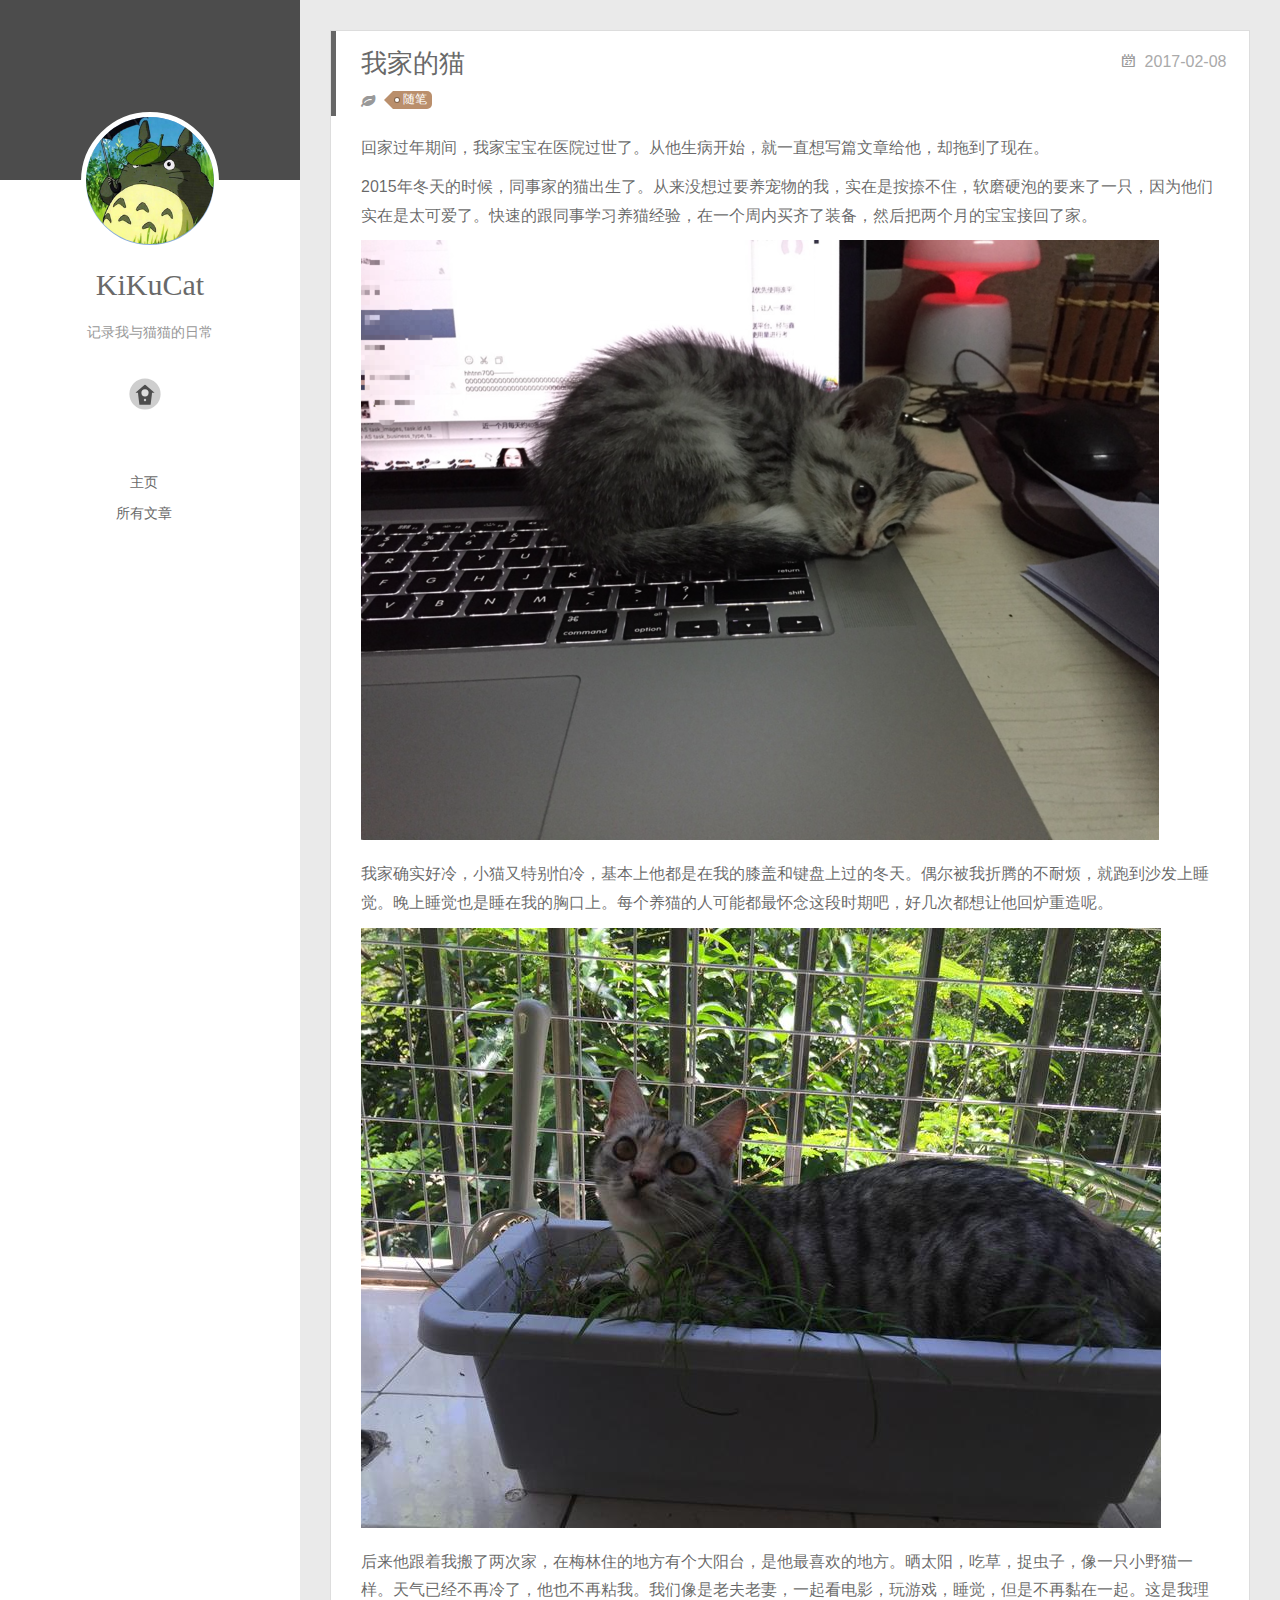
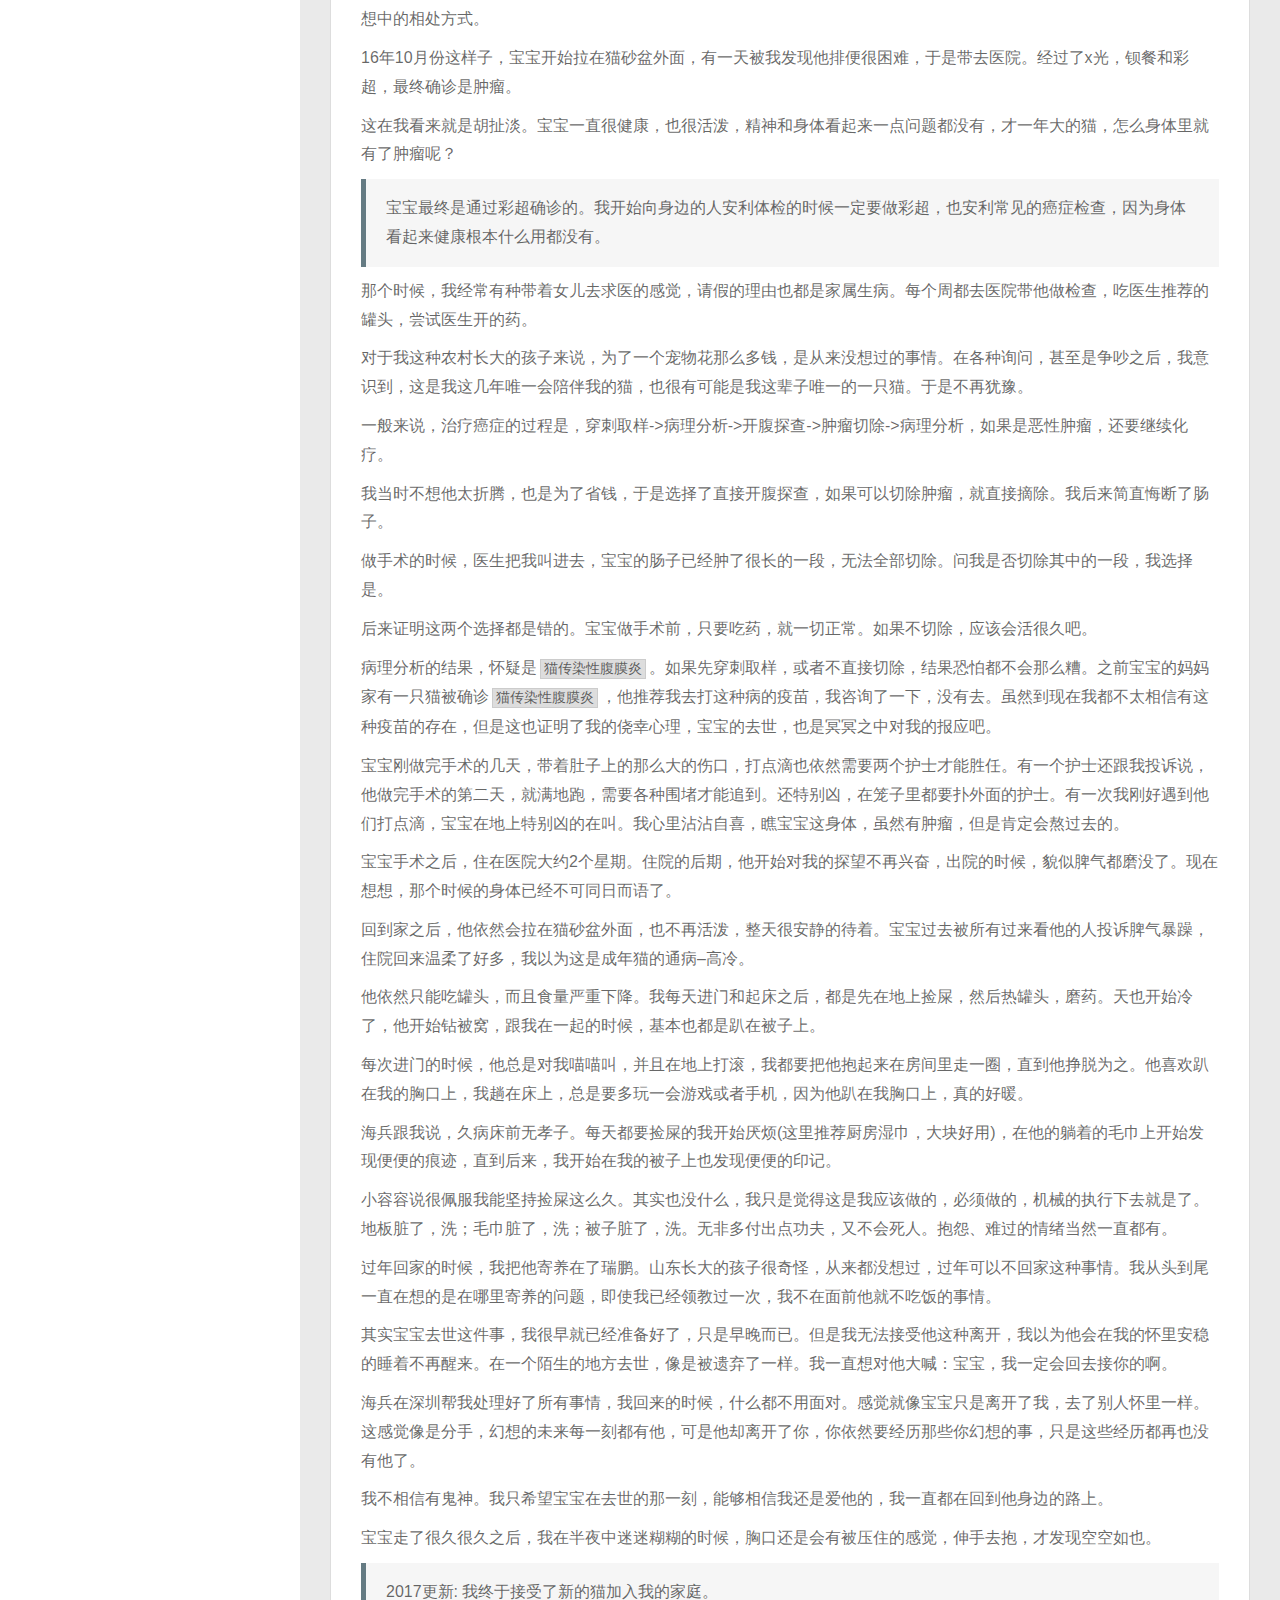
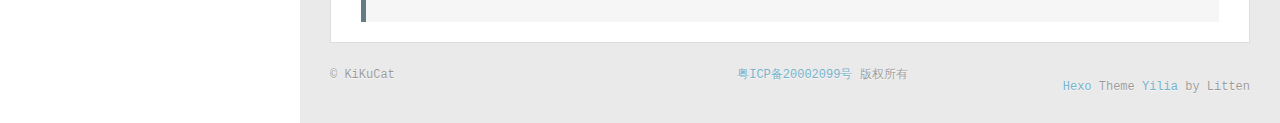
<file: index.html>
<!DOCTYPE html>
<html>
<head><meta name="generator" content="Hexo 3.8.0">
  <meta charset="utf-8">

  <title>我家的猫 | 个人生活</title>
  <meta name="viewport" content="width=device-width, initial-scale=1, maximum-scale=1">
  <meta name="description" content="回家过年期间，我家宝宝在医院过世了。从他生病开始，就一直想写篇文章给他，却拖到了现在。">
<meta name="keywords" content="随笔">
<meta property="og:type" content="article">
<meta property="og:title" content="我家的猫">
<meta property="og:url" content="">
<meta property="og:site_name" content="个人生活">
<meta property="og:description" content="回家过年期间，我家宝宝在医院过世了。从他生病开始，就一直想写篇文章给他，却拖到了现在。">
<meta property="og:locale" content="zh-CN">
<meta property="og:image" content="/img/WX20170208-212329.png">
<meta property="og:image" content="/img/IMG_3427.JPG">
<meta property="og:updated_time" content="2018-12-26T16:58:06.657Z">

    <link rel="alternative" href="" title="个人生活" type="application/atom+xml">


    <link rel="icon" href="/favicon.ico">

  <link rel="stylesheet" href="/css/style.css">
</head></html>
<body>
  <div id="container">
    <div class="left-col">
    <div class="overlay"></div>
<div class="intrude-less">
	<header id="header" class="inner">
		<a href="/" class="profilepic">

			<img lazy-src="/img/avatar.jpg" class="js-avatar">

		</a>

		<hgroup>
		  <h1 class="header-author"><a href="/">KiKuCat</a></h1>
		</hgroup>


		<p class="header-subtitle">记录我与猫猫的日常</p>



			<div class="switch-btn">
				<div class="icon">
					<div class="icon-ctn">
						<div class="icon-wrap icon-house" data-idx="0">
							<div class="birdhouse"></div>
							<div class="birdhouse_holes"></div>
						</div>
						<div class="icon-wrap icon-ribbon hide" data-idx="1">
							<div class="ribbon"></div>
						</div>


					</div>

				</div>
				<div class="tips-box hide">
					<div class="tips-arrow"></div>
					<ul class="tips-inner">
						<li>菜单</li>
						<li>标签</li>


					</ul>
				</div>
			</div>


		<div class="switch-area">
			<div class="switch-wrap">
				<section class="switch-part switch-part1">
					<nav class="header-menu">
						<ul>

							<li><a href="/">主页</a></li>

							<li><a href="/">所有文章</a></li>

						</ul>
					</nav>
				
				</section>


				<section class="switch-part switch-part2">
					<div class="widget tagcloud" id="js-tagcloud">
						<a href="/" style="font-size: 15px;">随笔</a>
					</div>
				</section>





			</div>
		</div>
	</header>
</div>
    </div>
    <div class="mid-col">
      <nav id="mobile-nav">
  	<div class="overlay">
  		<div class="slider-trigger"></div>
  		<h1 class="header-author js-mobile-header hide">KiKuCat</h1>
  	</div>
	<div class="intrude-less">
		<header id="header" class="inner">
			<div class="profilepic">
				<img lazy-src="/img/avatar.jpg" class="js-avatar">
			</div>
			<hgroup>
			  <h1 class="header-author">KiKuCat</h1>
			</hgroup>

			<p class="header-subtitle">一个KiKuCat个人生活记录</p>

			<nav class="header-menu">
				<ul>

					<li><a href="/">主页</a></li>

					<li><a href="/">所有文章</a></li>

		        <div class="clearfix"></div>
				</ul>
			</nav>
			
		</header>
	</div>
</nav>
      <div class="body-wrap"><article id="post-我家的猫" class="article article-type-post" itemscope="" itemprop="blogPost">

    <div class="article-meta">
      <a href="/" class="article-date">
  	<time datetime="2017-02-08T12:40:10.000Z" itemprop="datePublished">2017-02-08</time>
</a>
    </div>

  <div class="article-inner">

      <input type="hidden" class="isFancy">


      <header class="article-header">


    <h1 class="article-title" itemprop="name">
      我家的猫
    </h1>


      </header>

      <div class="article-info article-info-post">

	<div class="article-tag tagcloud">
		<ul class="article-tag-list"><li class="article-tag-list-item"><a class="article-tag-list-link" href="/">随笔</a></li></ul>
	</div>



        <div class="clearfix"></div>
      </div>


    <div class="article-entry" itemprop="articleBody">

        <p>回家过年期间，我家宝宝在医院过世了。从他生病开始，就一直想写篇文章给他，却拖到了现在。<a id="more"></a></p>
<p>2015年冬天的时候，同事家的猫出生了。从来没想过要养宠物的我，实在是按捺不住，软磨硬泡的要来了一只，因为他们实在是太可爱了。快速的跟同事学习养猫经验，在一个周内买齐了装备，然后把两个月的宝宝接回了家。</p>
<p><img src="/img/WX20170208-212329.png" alt="宝宝的照片" title="这只猫这么可爱"></p>
<p>我家确实好冷，小猫又特别怕冷，基本上他都是在我的膝盖和键盘上过的冬天。偶尔被我折腾的不耐烦，就跑到沙发上睡觉。晚上睡觉也是睡在我的胸口上。每个养猫的人可能都最怀念这段时期吧，好几次都想让他回炉重造呢。</p>
<p><img src="/img/IMG_3427.JPG" alt="宝宝的照片" title="这只猫这么可爱"></p>
<p>后来他跟着我搬了两次家，在梅林住的地方有个大阳台，是他最喜欢的地方。晒太阳，吃草，捉虫子，像一只小野猫一样。天气已经不再冷了，他也不再粘我。我们像是老夫老妻，一起看电影，玩游戏，睡觉，但是不再黏在一起。这是我理想中的相处方式。</p>
<p>16年10月份这样子，宝宝开始拉在猫砂盆外面，有一天被我发现他排便很困难，于是带去医院。经过了x光，钡餐和彩超，最终确诊是肿瘤。</p>
<p>这在我看来就是胡扯淡。宝宝一直很健康，也很活泼，精神和身体看起来一点问题都没有，才一年大的猫，怎么身体里就有了肿瘤呢？</p>
<blockquote>
<p>宝宝最终是通过彩超确诊的。我开始向身边的人安利体检的时候一定要做彩超，也安利常见的癌症检查，因为身体看起来健康根本什么用都没有。</p>
</blockquote>
<p>那个时候，我经常有种带着女儿去求医的感觉，请假的理由也都是家属生病。每个周都去医院带他做检查，吃医生推荐的罐头，尝试医生开的药。</p>
<p>对于我这种农村长大的孩子来说，为了一个宠物花那么多钱，是从来没想过的事情。在各种询问，甚至是争吵之后，我意识到，这是我这几年唯一会陪伴我的猫，也很有可能是我这辈子唯一的一只猫。于是不再犹豫。</p>
<p>一般来说，治疗癌症的过程是，穿刺取样-&gt;病理分析-&gt;开腹探查-&gt;肿瘤切除-&gt;病理分析，如果是恶性肿瘤，还要继续化疗。</p>
<p>我当时不想他太折腾，也是为了省钱，于是选择了直接开腹探查，如果可以切除肿瘤，就直接摘除。我后来简直悔断了肠子。</p>
<p>做手术的时候，医生把我叫进去，宝宝的肠子已经肿了很长的一段，无法全部切除。问我是否切除其中的一段，我选择是。</p>
<p>后来证明这两个选择都是错的。宝宝做手术前，只要吃药，就一切正常。如果不切除，应该会活很久吧。</p>
<p>病理分析的结果，怀疑是<code>猫传染性腹膜炎</code>。如果先穿刺取样，或者不直接切除，结果恐怕都不会那么糟。之前宝宝的妈妈家有一只猫被确诊<code>猫传染性腹膜炎</code>，他推荐我去打这种病的疫苗，我咨询了一下，没有去。虽然到现在我都不太相信有这种疫苗的存在，但是这也证明了我的侥幸心理，宝宝的去世，也是冥冥之中对我的报应吧。</p>
<p>宝宝刚做完手术的几天，带着肚子上的那么大的伤口，打点滴也依然需要两个护士才能胜任。有一个护士还跟我投诉说，他做完手术的第二天，就满地跑，需要各种围堵才能追到。还特别凶，在笼子里都要扑外面的护士。有一次我刚好遇到他们打点滴，宝宝在地上特别凶的在叫。我心里沾沾自喜，瞧宝宝这身体，虽然有肿瘤，但是肯定会熬过去的。</p>
<p>宝宝手术之后，住在医院大约2个星期。住院的后期，他开始对我的探望不再兴奋，出院的时候，貌似脾气都磨没了。现在想想，那个时候的身体已经不可同日而语了。</p>
<p>回到家之后，他依然会拉在猫砂盆外面，也不再活泼，整天很安静的待着。宝宝过去被所有过来看他的人投诉脾气暴躁，住院回来温柔了好多，我以为这是成年猫的通病–高冷。</p>
<p>他依然只能吃罐头，而且食量严重下降。我每天进门和起床之后，都是先在地上捡屎，然后热罐头，磨药。天也开始冷了，他开始钻被窝，跟我在一起的时候，基本也都是趴在被子上。</p>
<p>每次进门的时候，他总是对我喵喵叫，并且在地上打滚，我都要把他抱起来在房间里走一圈，直到他挣脱为之。他喜欢趴在我的胸口上，我趟在床上，总是要多玩一会游戏或者手机，因为他趴在我胸口上，真的好暖。</p>
<p>海兵跟我说，久病床前无孝子。每天都要捡屎的我开始厌烦(这里推荐厨房湿巾，大块好用)，在他的躺着的毛巾上开始发现便便的痕迹，直到后来，我开始在我的被子上也发现便便的印记。</p>
<p>小容容说很佩服我能坚持捡屎这么久。其实也没什么，我只是觉得这是我应该做的，必须做的，机械的执行下去就是了。地板脏了，洗；毛巾脏了，洗；被子脏了，洗。无非多付出点功夫，又不会死人。抱怨、难过的情绪当然一直都有。</p>
<p>过年回家的时候，我把他寄养在了瑞鹏。山东长大的孩子很奇怪，从来都没想过，过年可以不回家这种事情。我从头到尾一直在想的是在哪里寄养的问题，即使我已经领教过一次，我不在面前他就不吃饭的事情。</p>
<p>其实宝宝去世这件事，我很早就已经准备好了，只是早晚而已。但是我无法接受他这种离开，我以为他会在我的怀里安稳的睡着不再醒来。在一个陌生的地方去世，像是被遗弃了一样。我一直想对他大喊：宝宝，我一定会回去接你的啊。</p>
<p>海兵在深圳帮我处理好了所有事情，我回来的时候，什么都不用面对。感觉就像宝宝只是离开了我，去了别人怀里一样。这感觉像是分手，幻想的未来每一刻都有他，可是他却离开了你，你依然要经历那些你幻想的事，只是这些经历都再也没有他了。</p>
<p>我不相信有鬼神。我只希望宝宝在去世的那一刻，能够相信我还是爱他的，我一直都在回到他身边的路上。</p>
<p>宝宝走了很久很久之后，我在半夜中迷迷糊糊的时候，胸口还是会有被压住的感觉，伸手去抱，才发现空空如也。</p>
<blockquote>
<p>2017更新: 我终于接受了新的猫加入我的家庭。</p>
</blockquote>


    </div>

  </div>



</article>


</div>
      <footer id="footer">
  <div class="outer">
    <div id="footer-info">
    	<div class="footer-left">
    		&copy; KiKuCat
    	</div>
        <div class="footer-middle">
            <a href="http://beian.miit.gov.cn/" target="_blank" rel="nofollow noopener noreferrer">粤ICP备20002099号</a> 版权所有
        </div>
      	<div class="footer-right">
      		<a href="/" target="_blank">Hexo</a>  Theme <a href="/" target="_blank">Yilia</a> by Litten
      	</div>
    </div>
  </div>
</footer>
    </div>

  <link rel="stylesheet" href="/fancybox/jquery.fancybox.css">


<script>
	var yiliaConfig = {
		fancybox: true,
		mathjax: true,
		animate: true,
		isHome: false,
		isPost: true,
		isArchive: false,
		isTag: false,
		isCategory: false,
		open_in_new: false
	}
</script>
<script src="/js/require-2.1.6,jquery-1.9.1.min.js"></script>
<script src="/js/main.js"></script>






<script type="text/x-mathjax-config">
MathJax.Hub.Config({
    tex2jax: {
        inlineMath: [ ['$','$'], ["\\(","\\)"]  ],
        processEscapes: true,
        skipTags: ['script', 'noscript', 'style', 'textarea', 'pre', 'code']
    }
});
MathJax.Hub.Queue(function() {
    var all = MathJax.Hub.getAllJax(), i;
    for(i=0; i < all.length; i += 1) {
        all[i].SourceElement().parentNode.className += ' has-jax';
    }
});
</script>

<script type="text/javascript" src="/js/MathJax.js?config=TeX-AMS-MML_HTMLorMML">
</script>


  </div>
</body>
</html>
</file>
<file: css/style.css>
body {
  width: 100%;
}
body:before,
body:after {
  content: "";
  display: table;
}
body:after {
  clear: both;
}
@font-face {
  font-family: 'FontAwesome';
  src: url("fonts/fontawesome-webfont.eot");
  src: url("fonts/fontawesome-webfont.eot?#iefix") format("embedded-opentype"), url("fonts/fontawesome-webfont.woff") format("woff"), url("fonts/fontawesome-webfont.ttf") format("truetype"), url("fonts/fontawesome-webfont.svgz#FontAwesomeRegular") format("svg"), url("fonts/fontawesome-webfont.svg#FontAwesomeRegular") format("svg");
  font-weight: normal;
  font-style: normal;
}
html,
body,
div,
span,
applet,
object,
iframe,
h1,
h2,
h3,
h4,
h5,
h6,
p,
blockquote,
pre,
a,
abbr,
acronym,
address,
big,
cite,
code,
del,
dfn,
em,
img,
ins,
kbd,
q,
s,
samp,
small,
strike,
strong,
sub,
sup,
tt,
var,
dl,
dt,
dd,
ol,
ul,
li,
fieldset,
form,
label,
legend,
table,
caption,
tbody,
tfoot,
thead,
tr,
th,
td {
  margin: 0;
  padding: 0;
  border: 0;
  outline: 0;
  font-weight: inherit;
  font-style: inherit;
  font-family: inherit;
  font-size: 100%;
  vertical-align: baseline;
}
body {
  line-height: 1;
  color: #000;
  background: #fff;
}
ol,
ul {
  list-style: none;
}
table {
  border-collapse: separate;
  border-spacing: 0;
  vertical-align: middle;
}
caption,
th,
td {
  text-align: left;
  font-weight: normal;
  vertical-align: middle;
}
a img {
  border: none;
}
ol {
  list-style: decimal;
  padding-left: 20px;
}
ul {
  list-style: none;
}
input,
button {
  margin: 0;
  padding: 0;
}
input::-moz-focus-inner,
button::-moz-focus-inner {
  border: 0;
  padding: 0;
}
@font-face {
  font-family: FontAwesome;
  font-style: normal;
  font-weight: normal;
  src: url("fonts/fontawesome-webfont.eot?v=#4.0.3");
  src: url("fonts/fontawesome-webfont.eot?#iefix&v=#4.0.3") format("embedded-opentype"), url("fonts/fontawesome-webfont.woff?v=#4.0.3") format("woff"), url("fonts/fontawesome-webfont.ttf?v=#4.0.3") format("truetype"), url("fonts/fontawesome-webfont.svg#fontawesomeregular?v=#4.0.3") format("svg");
}
html,
body,
#container {
  height: 100%;
}
body {
  font-family: "微软雅黑", "HelveticaNeue-Light", "Helvetica Neue Light", "Helvetica Neue", Helvetica, Arial, sans-serif;
  font-size: 16px;
  background: #fff;
  color: rgba(0,0,0,0.6);
  -webkit-overflow-scrolling: touch;
}
h1,
h2,
h3 {
  display: block;
}
h1 {
  font-size: 1.5em;
}
h2 {
  font-size: 1.3em;
}
h3 {
  font-size: 1.1em;
}
h4,
h5,
h6 {
  font-size: 1em;
}
a {
  text-decoration: none;
  outline-width: 0;
  color: #258fb8;
  outline: none;
}
.alignleft {
  float: left;
}
.alignright {
  float: right;
}
.clearfix {
  *zoom: 1;
}
.clearfix:after {
  content: "";
  display: table;
  clear: both;
}
.inner {
  width: 1000px;
  margin: 0 auto;
}
.hide {
  display: none;
}
@media screen and (max-width: 1040px) {
  .inner {
    width: 100%;
  }
}
#container {
  position: relative;
  min-height: 100%;
}
#container #mobile-nav {
  display: none;
}
#container #mobile-nav .overlay {
  height: 110px;
  position: absolute;
  width: 100%;
  background: #4d4d4d;
}
#container #mobile-nav .overlay.fixed {
  position: fixed;
  height: 42px;
  z-index: 99;
}
#container #mobile-nav #header {
  padding: 10px 0 0 0;
}
#container #mobile-nav #header .profilepic {
  display: block;
  position: relative;
  z-index: 100;
}
#container #mobile-nav #header .header-menu {
  height: auto;
  margin: 10px;
}
#container #mobile-nav #header .header-menu ul {
  text-align: center;
  cursor: default;
}
#container #mobile-nav #header .header-menu li {
  display: inline-block;
  margin: 3px;
}
#container .left-col {
  background: #fff;
  width: 300px;
  position: fixed;
  opacity: 1;
  -webkit-transition: all 0.2s ease-in;
  -moz-transition: all 0.2s ease-in;
  -ms-transition: all 0.2s ease-in;
  transition: all 0.2s ease-in;
  height: 100%;
}
#container .left-col .overlay {
  width: 100%;
  height: 180px;
  background-color: #000;
  position: absolute;
  opacity: 0.7;
}
#container .left-col .intrude-less {
  width: 76%;
  text-align: center;
  margin: 112px auto 0;
}
#container .mid-col {
  position: absolute;
  right: 0;
  min-height: 100%;
  background: #eaeaea;
  left: 300px;
  width: auto;
}
@media screen and (max-width: 800px) {
  #container .left-col {
    display: none;
  }
  #container .mid-col {
    left: 0;
  }
  #container #header .header-nav {
    position: relative;
  }
  #container .header-author.fixed {
    position: fixed;
    top: -13px;
    width: 100%;
    color: #ddd;
  }
  #container .overlay .slider-trigger {
    position: absolute;
    z-index: 101;
    bottom: 0;
    left: 0;
    width: 42px;
    height: 42px;
  }
  #container .overlay .slider-trigger:hover {
    background: #444;
  }
  #container .overlay .slider-trigger:before {
    color: #ddd;
    content: "\f00b";
    font: 16px FontAwesome;
    width: 16px;
    height: 16px;
    margin-left: 9px;
    margin-top: 14px;
    display: block;
  }
  #container .article-header {
    border-left: none;
    padding: 0;
    border-bottom: 1px dotted #ddd;
  }
  #container .article-header h1 {
    margin-bottom: 10px;
  }
  #container .header-subtitle {
    padding: 0 24px;
  }
  #container .article-info-index.article-info {
    padding-top: 10px;
    margin: 0;
    border-top: 1px solid #ddd;
  }
  #container .article-info-post.article-info {
    margin: 0;
    padding-top: 10px;
    border: none;
  }
  #container .article-more-link a {
    float: right;
  }
  #container #viewer-box .viewer-box-l {
    font-size: 14px;
  }
  #container .article {
    padding: 10px;
    margin: 10px;
    font-size: 14px;
  }
  #container .article .article-entry {
    padding-left: 0;
    padding-right: 0;
    padding-top: 10px;
  }
  #container .article .article-title {
    font-size: 18px;
    max-width: 185px;
    display: block;
    margin: 0;
  }
  #container .article .article-meta {
    width: auto;
    height: 30px;
    margin-top: -5px;
    position: ralative;
  }
  #container .article .article-meta .article-date {
    font-size: 12px;
    border-radius: 0;
    color: #666;
    background: none;
    height: auto;
    padding: 0;
    margin: 0;
    width: 100%;
    text-align: left;
    margin-left: 10px;
  }
  #container .article .article-meta .article-date time {
    width: auto;
    float: right;
    margin-right: 10px;
  }
  #container .article .article-meta .article-tag-list {
    margin-top: 7px;
    position: absolute;
    right: 10px;
    top: 0;
  }
  #container .article .article-meta .article-tag-list:before {
    float: left;
    margin-top: 1px;
    left: 0;
  }
  #container .article .article-meta .article-tag-list .article-tag-list-item {
    float: left;
    padding-left: 0;
    width: auto;
    max-width: 83px;
  }
  #container .article .article-meta .article-category {
    margin-top: 7px;
    position: absolute;
    right: 10px;
    top: -30px;
  }
  #container .article .article-meta .article-category:before {
    float: left;
    margin-top: 1px;
    left: 15px;
  }
  #container .article .article-meta .article-category .article-category-link {
    max-width: 83px;
    width: auto;
    padding-left: 10px;
  }
  #container .article .article-nav-link-wrap {
    margin: 5px 0;
  }
  #container .article .article-nav-link-wrap strong {
    float: left;
    margin-right: 5px;
  }
  #container .article #article-nav-older {
    float: none;
    display: block;
  }
  #container .share {
    padding: 3px 10px;
  }
  #container .duoshuo {
    padding: 0 13px;
  }
  #container #disqus_thread {
    padding: 0 13px;
  }
  #container #mobile-nav {
    display: block;
  }
  #container #page-nav .extend {
    opacity: 1;
  }
  #container .instagram .open-ins {
    left: 2px;
    top: -30px;
    color: #aaa;
  }
  #container .info-on-right {
    float: initial;
  }
  #container .archives-wrap {
    margin: 10px 10px 0px;
    padding: 10px;
  }
  #container .archives-wrap .archive-article-title {
    font-size: 14px;
  }
  #container .archives-wrap .archive-year-wrap {
    position: relative;
    padding: 0 0 0 0;
  }
  #container .archives-wrap .archive-year-wrap a {
    padding: 0 0 0 0;
  }
  #container .archives-wrap .article-meta .archive-article-date {
    font-size: 12px;
    margin-right: 10px;
    margin-top: -5px;
  }
  #container .archives-wrap .article-meta .article-tag-list-link {
    font-size: 12px;
  }
  #container .archives .archive-article {
    padding: 10px 0;
    margin-left: 0;
  }
  #container #footer .footer-left {
    float: initial;
    margin-bottom: 10px;
  }
  #container #footer .footer-right {
    float: initial;
  }
}
.header-author {
  text-align: center;
  margin: 0.67em 0;
  font-family: Roboto, "Roboto", serif;
  font-size: 30px;
  -webkit-transition: 0.3s;
  -moz-transition: 0.3s;
  -ms-transition: 0.3s;
  transition: 0.3s;
}
#header {
  width: 100%;
}
#header a {
  color: #696969;
}
#header a:hover {
  color: #b0a0aa;
}
#header .profilepic {
  text-align: center;
  display: block;
  border: 5px solid #fff;
  border-radius: 300px;
  width: 128px;
  height: 128px;
  margin: 0 auto;
  position: relative;
  overflow: hidden;
  background: #88acdb;
  -webkit-transition: all 0.2s ease-in;
  display: -webkit-box;
  -webkit-box-orient: horizontal;
  -webkit-box-pack: center;
  -webkit-box-align: center;
  text-align: center;
}
#header .profilepic img {
  width: 20%;
  height: 20%;
  border-radius: 300px;
  opacity: 0;
  -webkit-transition: all 0.2s ease-in;
}
#header .profilepic img.show {
  width: 100%;
  height: 100%;
  opacity: 1;
}
#header .header-subtitle {
  text-align: center;
  color: #999;
  font-size: 14px;
  line-height: 25px;
  overflow: hidden;
  text-overflow: ellipsis;
  display: -webkit-box;
  -webkit-line-clamp: 2;
  -webkit-box-orient: vertical;
}
#header .header-menu {
  font-weight: 300;
  line-height: 31px;
  cursor: pointer;
  text-transform: uppercase;
  float: none;
  height: 150px;
  margin-left: -12px;
  text-align: center;
  display: -webkit-box;
  -webkit-box-orient: horizontal;
  -webkit-box-pack: center;
  -webkit-box-align: center;
}
#header .header-menu li {
  cursor: default;
}
#header .header-menu li a {
  font-size: 14px;
  min-width: 300px;
}
#header .switch-area {
  position: relative;
  width: 100%;
  overflow: hidden;
  min-height: 500px;
  font-size: 14px;
}
#header .switch-area .switch-wrap {
  -webkit-transition: -webkit-transform 0.3s ease-in;
  -moz-transition: -moz-transform 0.3s ease-in;
  -ms-transition: -ms-transform 0.3s ease-in;
  transition: transform 0.3s ease-in;
  position: relative;
}
#header .turn-left {
  -webkit-transform: translate(-100%, 0);
  -moz-transform: translate(-100%, 0);
  -ms-transform: translate(-100%, 0);
  transform: translate(-100%, 0);
}
#header .header-nav {
  width: 100%;
  position: absolute;
  -webkit-transition: -webkit-transform 0.3s ease-in;
  -moz-transition: -moz-transform 0.3s ease-in;
  -ms-transition: -ms-transform 0.3s ease-in;
  transition: transform 0.3s ease-in;
}
#header .header-nav .social {
  margin-right: 15px;
  margin-top: 10px;
  text-align: center;
}
#header .header-nav .social a {
  border-radius: 50%;
  display: -moz-inline-stack;
  display: inline-block;
  vertical-align: middle;
  *vertical-align: auto;
  zoom: 1;
  *display: inline;
  text-indent: -9999px;
  margin: 0 8px 15px 8px;
  opacity: 0.7;
  width: 28px;
  height: 28px;
  -webkit-transition: 0.3s;
  -moz-transition: 0.3s;
  -ms-transition: 0.3s;
  transition: 0.3s;
}
#header .header-nav .social a:hover {
  opacity: 1;
}
#header .header-nav .social a:last-of-type {
  margin-right: 0;
}
#header .header-nav .social a.weibo {
  background: url("/img/weibo.png") center no-repeat #aaf;
  border: 1px solid #aaf;
}
#header .header-nav .social a.weibo:hover {
  border: 1px solid #aaf;
}
#header .header-nav .social a.rss {
  background: url("/img/rss.png") center no-repeat #ef7522;
  border: 1px solid #ef7522;
}
#header .header-nav .social a.rss:hover {
  border: 1px solid #cf5d0f;
}
#header .header-nav .social a.github {
  background: url("/img/github.png") center no-repeat #afb6ca;
  border: 1px solid #afb6ca;
}
#header .header-nav .social a.github:hover {
  border: 1px solid #909ab6;
}
#header .header-nav .social a.facebook {
  background: url("/img/facebook.png") center no-repeat #3b5998;
  border: 1px solid #3b5998;
}
#header .header-nav .social a.facebook:hover {
  border: 1px solid #2d4373;
}
#header .header-nav .social a.google {
  background: url("/img/google.png") center no-repeat #c83d20;
  border: 1px solid #c83d20;
}
#header .header-nav .social a.google:hover {
  border: 1px solid #9c3019;
}
#header .header-nav .social a.twitter {
  background: url("/img/twitter.png") center no-repeat #55cff8;
  border: 1px solid #55cff8;
}
#header .header-nav .social a.twitter:hover {
  border: 1px solid #24c1f6;
}
#header .header-nav .social a.linkedin {
  background: url("/img/linkedin.png") center no-repeat #005a87;
  border: 1px solid #005a87;
}
#header .header-nav .social a.linkedin:hover {
  border: 1px solid #006b98;
}
#header .header-nav .social a.zhihu {
  background: url("/img/zhihu.png") center no-repeat #0078d8;
  border: 1px solid #0078d8;
}
#header .header-nav .social a.zhihu:hover {
  border: 1px solid #0078d8;
}
#header .header-nav .social a.douban {
  background: url("/img/douban.png") center no-repeat #06c611;
  border: 1px solid #06c611;
}
#header .header-nav .social a.douban:hover {
  border: 1px solid #06c611;
}
#header .header-nav .social a.mail {
  background: url("/img/mail.png") center no-repeat #005a87;
  border: 1px solid #005a87;
}
#header .header-nav .social a.mail:hover {
  border: 1px solid #006b98;
}
#header .switch-part {
  width: 100%;
  position: absolute;
}
#header .switch-part1 {
  left: 0;
}
#header .switch-part2 {
  left: 100%;
  top: 20px;
  overlay-x: hidden;
  overflow-y: auto;
  max-height: 200px;
}
#header .switch-part3 {
  left: 200%;
  line-height: 30px;
}
#header .switch-part3 .switch-friends-link {
  margin-right: 9px;
  border-radius: 3px;
  padding: 5px;
}
#header .switch-part3 .switch-friends-link:hover {
  background: #88acdb;
  color: #fff;
}
#header .switch-part4 {
  left: 300%;
  text-align: left;
  line-height: 30px;
}
.duoshuo {
  padding: 0 40px;
}
#disqus_thread {
  padding: 0 40px;
}
.archives-wrap {
  position: relative;
  margin: 0 30px;
  padding-right: 60px;
  border-bottom: 1px solid #eee;
  background: #fff;
}
.archives-wrap:first-child {
  margin-top: 30px;
}
.archives-wrap:last-child {
  margin-bottom: 80px;
}
.archives-wrap .archive-year-wrap {
  line-height: 35px;
  width: 200px;
  position: absolute;
  padding-top: 15px;
  font-size: 1.8em;
}
.archives-wrap .archive-year-wrap a {
  color: #666;
  font-weight: bold;
  padding-left: 48px;
}
.archives {
  position: relative;
}
.archives .article-info {
  border: none;
}
.archives .archive-article {
  margin-left: 200px;
  padding: 20px 0;
  border-bottom: 1px solid #eee;
  border-top: 1px solid #fff;
  position: relative;
}
.archives .archive-article:first-child {
  border-top: none;
}
.archives .archive-article:last-child {
  border-bottom: none;
}
.archives .archive-article-title {
  font-size: 16px;
  color: #333;
  -webkit-transition: color 0.3s;
  -moz-transition: color 0.3s;
  -ms-transition: color 0.3s;
  transition: color 0.3s;
}
.archives .archive-article-title:hover {
  color: #657b83;
}
.archives .archive-article-title span {
  display: block;
  color: #a8a8a8;
  font-size: 12px;
  line-height: 14px;
  height: 7px;
  padding-left: 2px;
}
.archives .archive-article-title span:before {
  display: inline-block;
  content: "“";
  font-family: serif;
  font-size: 30px;
  float: left;
  margin: 4px 4px 0 -12px;
  color: #c8c8c8;
}
.archive-article-inner .archive-article-header {
  position: relative;
}
.archive-article-inner .article-meta {
  position: relative;
  float: right;
  margin-top: -10px;
  color: #555;
  background: none;
  text-align: right;
  width: auto;
}
.archive-article-inner .article-meta .article-date time {
  color: #aaa;
}
.archive-article-inner .article-meta .archive-article-date,
.archive-article-inner .article-meta .article-tag-list {
  margin-right: 30px;
  display: -moz-inline-stack;
  display: inline-block;
  vertical-align: middle;
  zoom: 1;
  color: #666;
  font-size: 14px;
}
.archive-article-inner .article-meta .archive-article-date {
  cursor: default;
  font-size: 12px;
  margin-bottom: 5px;
  margin-top: -10px;
}
.archive-article-inner .article-meta .archive-article-date time:before {
  content: "\f073";
  color: #999;
  position: relative;
  margin-right: 10px;
  font: 16px FontAwesome;
}
.archive-article-inner .article-meta .article-category:before {
  float: left;
  margin-top: 1px;
  left: 15px;
}
.archive-article-inner .article-meta .article-category .article-category-link {
  width: auto;
  max-width: 83px;
  padding-left: 10px;
}
.archive-article-inner .article-meta .article-tag-list {
  margin-top: 0px;
}
.archive-article-inner .article-meta .article-tag-list:before {
  left: 15px;
}
.archive-article-inner .article-meta .article-tag-list .article-tag-list-item {
  display: inline-block;
  width: auto;
  max-width: 83px;
  padding-left: 8px;
  font-size: 12px;
}
.body-wrap {
  margin-bottom: 80px;
}
.article {
  margin: 30px;
  position: relative;
  border: 1px solid #ddd;
  background: #fff;
  -webkit-transition: all 0.2s ease-in;
}
.article.show {
  visibility: visible;
  -webkit-animation: cd-bounce-1 0.6s;
  -moz-animation: cd-bounce-1 0.6s;
  -webkit-animation: cd-bounce-1 0.6s;
  -moz-animation: cd-bounce-1 0.6s;
  -ms-animation: cd-bounce-1 0.6s;
  animation: cd-bounce-1 0.6s;
}
.article.hidden {
  visibility: hidden;
}
.article img {
  max-width: 100%;
}
@-webkit-keyframes cd-bounce-1 {
  0% {
    opacity: 0;
    -webkit-transform: scale(1);
  }
  60% {
    opacity: 1;
    -webkit-transform: scale(1.01);
  }
  100% {
    -webkit-transform: scale(1);
  }
}
@-moz-keyframes cd-bounce-1 {
  0% {
    opacity: 0;
    -moz-transform: scale(1);
  }
  60% {
    opacity: 1;
    -moz-transform: scale(1.01);
  }
  100% {
    -moz-transform: scale(1);
  }
}
.article-index {
  margin-left: 200px;
  padding: 15px 0;
  margin-right: 75px;
}
.article-index .brief {
  display: block;
  color: #a8a8a8;
  font-size: 12px;
  line-height: 14px;
  height: 7px;
  padding-left: 2px;
}
.article-index .brief:before {
  display: inline-block;
  content: "“";
  font-family: serif;
  font-size: 30px;
  float: left;
  margin: 4px 4px 0 -12px;
  color: #c8c8c8;
}
.article-title {
  color: #696969;
  margin-left: 0px;
  font-weight: 300;
  line-height: 35px;
  margin-bottom: 20px;
  font-size: 26px;
  -webkit-transition: color 0.3s;
  -moz-transition: color 0.3s;
  -o-transition: color 0.3s;
  -webkit-transition: color 0.3s;
  -moz-transition: color 0.3s;
  -ms-transition: color 0.3s;
  transition: color 0.3s;
}
.article-title:hover {
  color: #b0a0aa;
}
.article-inner {
  position: relative;
  margin-bottom: 20px;
}
.article-header {
  border-left: 5px solid;
  padding: 15px 0px 15px 25px;
}
.article-info.info-on-right {
  margin: 10px 0 0 0;
  float: right;
}
.article-info-index.article-info {
  padding-top: 20px;
  margin: 30px 30px 0 30px;
  border-top: 1px solid #ddd;
}
.article-info-post.article-info {
  padding: 0;
  border: none;
  margin: -30px 0 20px 30px;
}
.article-entry {
  line-height: 1.8em;
  padding-right: 30px;
  padding-left: 30px;
}
.article-entry p {
  margin-top: 10px;
}
.article-entry p code,
.article-entry li code {
  padding: 1px 3px;
  margin: 0 3px;
  background: #ddd;
  border: 1px solid #ccc;
  font-family: Menlo, Monaco, "Andale Mono", "lucida console", "Courier New", monospace;
  word-wrap: break-word;
  font-size: 14px;
}
.article-entry blockquote {
  background: #ddd;
  border-left: 5px solid #ccc;
  padding: 15px 20px;
  margin-top: 10px;
  border-left: 5px solid #657b83;
  background: #f6f6f6;
}
.article-entry blockquote p {
  margin-top: 0;
}
.article-entry em {
  font-style: italic;
}
.article-entry ul li:before {
  content: "";
  width: 6px;
  height: 6px;
  border: 1px solid #999;
  border-radius: 10px;
  background: #aaa;
  display: inline-block;
  margin-right: 10px;
  float: left;
  margin-top: 12px;
}
.article-entry ul,
.article-entry ol {
  font-size: 14px;
  margin: 10px 0px;
}
.article-entry li ul,
.article-entry li ol {
  margin-left: 30px;
}
.article-entry li ul li:before,
.article-entry li ol li:before {
  content: "";
  background: #dedede;
}
.article-entry h1 {
  margin-top: 30px;
}
.article-entry h2 {
  margin-top: 20px;
  font-weight: 300;
  color: #574c4c;
  padding-bottom: 5px;
  border-bottom: 1px solid #ddd;
}
.article-entry h3,
.article-entry h4,
.article-entry h5,
.article-entry h6 {
  margin-top: 20px;
  font-weight: 300;
  color: #574c4c;
  padding-bottom: 5px;
  border-bottom: 1px solid #ddd;
}
.article-entry video {
  max-width: 100%;
}
.article-entry strong {
  font-weight: bold;
}
.article-entry .caption {
  display: block;
  font-size: 0.8em;
  color: #aaa;
}
.article-entry hr {
  height: 0;
  margin-top: 20px;
  margin-bottom: 20px;
  border-left: 0;
  border-right: 0;
  border-top: 1px solid #ddd;
  border-bottom: 1px solid #fff;
}
.article-entry pre {
  font-size: 1/0.9em;
  line-height: 1.5;
  margin-top: 10px;
  padding: 5px 15px;
  overflow-x: auto;
  color: #657b83;
  font-size: 10px;
  border: 1px solid #ccc;
  text-shadow: 0 1px #444;
  font-family: Menlo, Monaco, "Andale Mono", "lucida console", "Courier New", monospace;
}
.article-entry pre code {
  font-size: 14px;
}
.article-entry table {
  width: 100%;
  border: 1px solid #dedede;
  margin: 15px 0;
  border-collapse: collapse;
}
.article-entry table tr,
.article-entry table td {
  height: 35px;
}
.article-entry table thead tr {
  background: #f8f8f8;
}
.article-entry table tbody tr:hover {
  background: #efefef;
}
.article-entry table td,
.article-entry table th {
  border: 1px solid #dedede;
  padding: 0 10px;
}
.article-entry figure table {
  border: none;
  width: auto;
  margin: 0;
}
.article-entry figure table tbody tr:hover {
  background: none;
}
.article-meta {
  width: 150px;
  font-size: 14;
  text-align: right;
  position: absolute;
  right: 0;
  top: 23px;
  text-align: center;
  z-index: 1;
}
.article-meta time {
  color: #aaa;
}
.article-meta time:before {
  color: #999;
  content: "\f073";
  font: 17px FontAwesome;
  margin-right: 10px;
}
.article-more-link {
  margin-top: 5px;
  text-align: right;
}
.article-more-link a {
  background: #4d4d4d;
  color: #fff;
  font-size: 12px;
  padding: 2px 8px 4px;
  line-height: 16px;
  -webkit-border-radius: 2px;
  -moz-border-radius: 2px;
  border-radius: 2px;
  -webkit-transition: background 0.3s;
  -moz-transition: background 0.3s;
  -ms-transition: background 0.3s;
  transition: background 0.3s;
}
.article-more-link a:hover {
  background: #3c3c3c;
}
.article-more-link a.hidden {
  visibility: hidden;
}
#article-nav {
  margin: 80px 0 30px 0;
  padding-bottom: 10px;
}
#article-nav .article-nav-link-wrap {
  margin: 0px 30px 0px 30px;
  font-size: 14px;
  color: #333;
}
#article-nav .article-nav-link-wrap .article-nav-title {
  display: inline-block;
  font-size: 12px;
  color: #aaa;
  -webkit-transition: color 0.3s;
  -moz-transition: color 0.3s;
  -ms-transition: color 0.3s;
  transition: color 0.3s;
}
#article-nav .article-nav-link-wrap strong {
  background: #ddd;
  color: #fff;
  border-radius: 100%;
  width: 15px;
  height: 15px;
  display: inline-block;
  text-align: center;
  -webkit-transition: background 0.3s;
  -moz-transition: background 0.3s;
  -ms-transition: background 0.3s;
  transition: background 0.3s;
}
#article-nav .article-nav-link-wrap:hover strong {
  background: #4d4d4d;
}
#article-nav .article-nav-link-wrap:hover .article-nav-title {
  color: #4d4d4d;
}
#article-nav #article-nav-older {
  float: right;
}
@-moz-keyframes cd-bounce-1 {
  0% {
    opacity: 0;
    -webkit-transform: scale(1);
    -moz-transform: scale(1);
    -ms-transform: scale(1);
    -o-transform: scale(1);
    -webkit-transform: scale(1);
    -moz-transform: scale(1);
    -ms-transform: scale(1);
    transform: scale(1);
  }
  60% {
    opacity: 1;
    -webkit-transform: scale(1.01);
    -moz-transform: scale(1.01);
    -ms-transform: scale(1.01);
    -o-transform: scale(1.01);
    -webkit-transform: scale(1.01);
    -moz-transform: scale(1.01);
    -ms-transform: scale(1.01);
    transform: scale(1.01);
  }
  100% {
    -webkit-transform: scale(1);
    -moz-transform: scale(1);
    -ms-transform: scale(1);
    -o-transform: scale(1);
    -webkit-transform: scale(1);
    -moz-transform: scale(1);
    -ms-transform: scale(1);
    transform: scale(1);
  }
}
@-webkit-keyframes cd-bounce-1 {
  0% {
    opacity: 0;
    -webkit-transform: scale(1);
    -moz-transform: scale(1);
    -ms-transform: scale(1);
    -o-transform: scale(1);
    -webkit-transform: scale(1);
    -moz-transform: scale(1);
    -ms-transform: scale(1);
    transform: scale(1);
  }
  60% {
    opacity: 1;
    -webkit-transform: scale(1.01);
    -moz-transform: scale(1.01);
    -ms-transform: scale(1.01);
    -o-transform: scale(1.01);
    -webkit-transform: scale(1.01);
    -moz-transform: scale(1.01);
    -ms-transform: scale(1.01);
    transform: scale(1.01);
  }
  100% {
    -webkit-transform: scale(1);
    -moz-transform: scale(1);
    -ms-transform: scale(1);
    -o-transform: scale(1);
    -webkit-transform: scale(1);
    -moz-transform: scale(1);
    -ms-transform: scale(1);
    transform: scale(1);
  }
}
@-o-keyframes cd-bounce-1 {
  0% {
    opacity: 0;
    -webkit-transform: scale(1);
    -moz-transform: scale(1);
    -ms-transform: scale(1);
    -o-transform: scale(1);
    -webkit-transform: scale(1);
    -moz-transform: scale(1);
    -ms-transform: scale(1);
    transform: scale(1);
  }
  60% {
    opacity: 1;
    -webkit-transform: scale(1.01);
    -moz-transform: scale(1.01);
    -ms-transform: scale(1.01);
    -o-transform: scale(1.01);
    -webkit-transform: scale(1.01);
    -moz-transform: scale(1.01);
    -ms-transform: scale(1.01);
    transform: scale(1.01);
  }
  100% {
    -webkit-transform: scale(1);
    -moz-transform: scale(1);
    -ms-transform: scale(1);
    -o-transform: scale(1);
    -webkit-transform: scale(1);
    -moz-transform: scale(1);
    -ms-transform: scale(1);
    transform: scale(1);
  }
}
@keyframes cd-bounce-1 {
  0% {
    opacity: 0;
    -webkit-transform: scale(1);
    -moz-transform: scale(1);
    -ms-transform: scale(1);
    -o-transform: scale(1);
    -webkit-transform: scale(1);
    -moz-transform: scale(1);
    -ms-transform: scale(1);
    transform: scale(1);
  }
  60% {
    opacity: 1;
    -webkit-transform: scale(1.01);
    -moz-transform: scale(1.01);
    -ms-transform: scale(1.01);
    -o-transform: scale(1.01);
    -webkit-transform: scale(1.01);
    -moz-transform: scale(1.01);
    -ms-transform: scale(1.01);
    transform: scale(1.01);
  }
  100% {
    -webkit-transform: scale(1);
    -moz-transform: scale(1);
    -ms-transform: scale(1);
    -o-transform: scale(1);
    -webkit-transform: scale(1);
    -moz-transform: scale(1);
    -ms-transform: scale(1);
    transform: scale(1);
  }
}
.archives-wrap {
  position: relative;
  margin: 0 30px;
  padding-right: 60px;
  border-bottom: 1px solid #eee;
  background: #fff;
}
.archives-wrap:first-child {
  margin-top: 30px;
}
.archives-wrap:last-child {
  margin-bottom: 80px;
}
.archives-wrap .archive-year-wrap {
  line-height: 35px;
  width: 200px;
  position: absolute;
  padding-top: 15px;
  font-size: 1.8em;
}
.archives-wrap .archive-year-wrap a {
  color: #666;
  font-weight: bold;
  padding-left: 48px;
}
.archives {
  position: relative;
}
.archives .article-info {
  border: none;
}
.archives .archive-article {
  margin-left: 200px;
  padding: 20px 0;
  border-bottom: 1px solid #eee;
  border-top: 1px solid #fff;
  position: relative;
}
.archives .archive-article:first-child {
  border-top: none;
}
.archives .archive-article:last-child {
  border-bottom: none;
}
.archives .archive-article-title {
  font-size: 16px;
  color: #333;
  -webkit-transition: color 0.3s;
  -moz-transition: color 0.3s;
  -ms-transition: color 0.3s;
  transition: color 0.3s;
}
.archives .archive-article-title:hover {
  color: #657b83;
}
.archives .archive-article-title span {
  display: block;
  color: #a8a8a8;
  font-size: 12px;
  line-height: 14px;
  height: 7px;
  padding-left: 2px;
}
.archives .archive-article-title span:before {
  display: inline-block;
  content: "“";
  font-family: serif;
  font-size: 30px;
  float: left;
  margin: 4px 4px 0 -12px;
  color: #c8c8c8;
}
.archive-article-inner .archive-article-header {
  position: relative;
}
.archive-article-inner .article-meta {
  position: relative;
  float: right;
  margin-top: -10px;
  color: #555;
  background: none;
  text-align: right;
  width: auto;
}
.archive-article-inner .article-meta .article-date time {
  color: #aaa;
}
.archive-article-inner .article-meta .archive-article-date,
.archive-article-inner .article-meta .article-tag-list {
  margin-right: 30px;
  display: -moz-inline-stack;
  display: inline-block;
  vertical-align: middle;
  zoom: 1;
  color: #666;
  font-size: 14px;
}
.archive-article-inner .article-meta .archive-article-date {
  cursor: default;
  font-size: 12px;
  margin-bottom: 5px;
  margin-top: -10px;
}
.archive-article-inner .article-meta .archive-article-date time:before {
  content: "\f073";
  color: #999;
  position: relative;
  margin-right: 10px;
  font: 16px FontAwesome;
}
.archive-article-inner .article-meta .article-category:before {
  float: left;
  margin-top: 1px;
  left: 15px;
}
.archive-article-inner .article-meta .article-category .article-category-link {
  width: auto;
  max-width: 83px;
  padding-left: 10px;
}
.archive-article-inner .article-meta .article-tag-list {
  margin-top: 0px;
}
.archive-article-inner .article-meta .article-tag-list:before {
  left: 15px;
}
.archive-article-inner .article-meta .article-tag-list .article-tag-list-item {
  display: inline-block;
  width: auto;
  max-width: 83px;
  padding-left: 8px;
  font-size: 12px;
}
.article-entry pre,
.article-entry .highlight {
  background: #272822;
  margin: 10px 0;
  padding: 10px 10px;
  overflow: auto;
  color: #4c4c4c;
  line-height: 22.400000000000002px;
  border-radius: 4px;
}
.article-entry .highlight .gutter pre,
.article-entry .gist .gist-file .gist-data .line-numbers {
  color: #666;
}
.article-entry pre,
.article-entry code {
  font-family: "Source Code Pro", Consolas, Monaco, Menlo, Consolas, monospace;
}
.article-entry code {
  background: #eee;
  padding: 0 0.3em;
  border: none;
}
.article-entry pre {
  color: #fff;
}
.article-entry pre code {
  background: none;
  text-shadow: none;
  padding: 0;
  color: #fff;
}
.article-entry .highlight pre {
  border: none;
  margin: 0;
  padding: 0;
}
.article-entry .highlight table {
  margin: 0;
  width: auto;
}
.article-entry .highlight td {
  border: none;
  padding: 0;
}
.article-entry .highlight figcaption {
  font-size: 0.85em;
  color: highlight-comment;
  line-height: 1em;
  margin-bottom: 1em;
}
.article-entry .highlight figcaption:before,
.article-entry .highlight figcaption:after {
  content: "";
  display: table;
}
.article-entry .highlight figcaption:after {
  clear: both;
}
.article-entry .highlight figcaption a {
  float: right;
}
.article-entry .highlight .gutter pre {
  text-align: right;
  padding-right: 20px;
}
.article-entry .highlight .gutter pre .line {
  text-shadow: none;
}
.article-entry .highlight .line {
  font-size: 15px;
  height: 15px;
}
.article-entry .gist {
  margin: 0 -20px;
  border-style: solid;
  border-color: #ddd;
  border-width: 1px 0;
  background: #272822;
  padding: 15px 20px 15px 0;
}
.article-entry .gist .gist-file {
  border: none;
  font-family: "Source Code Pro", Consolas, Monaco, Menlo, Consolas, monospace;
  margin: 0;
}
.article-entry .gist .gist-file .gist-data {
  background: none;
  border: none;
}
.article-entry .gist .gist-file .gist-data .line-numbers {
  background: none;
  border: none;
  padding: 0 20px 0 0;
}
.article-entry .gist .gist-file .gist-data .line-data {
  padding: 0 !important;
}
.article-entry .gist .gist-file .highlight {
  margin: 0;
  padding: 0;
  border: none;
}
.article-entry .gist .gist-file .gist-meta {
  background: #272822;
  color: highlight-comment;
  font: 0.85em "Helvetica Neue", Helvetica, Arial, sans-serif;
  text-shadow: 0 0;
  padding: 0;
  margin-top: 1em;
  margin-left: 20px;
}
.article-entry .gist .gist-file .gist-meta a {
  color: #258fb8;
  font-weight: normal;
}
.article-entry .gist .gist-file .gist-meta a:hover {
  text-decoration: underline;
}
pre .comment {
  color: #75715e;
}
pre .keyword,
pre .function .keyword,
pre .class .params {
  color: #66d9ef;
}
pre .tag,
pre .doctype,
pre .params,
pre .function {
  color: #fff;
}
pre .css ~ * .tag,
pre .title,
pre .at_rule,
pre .at_rule .keyword,
pre .preprocessor,
pre .preprocessor .keyword {
  color: #f92672;
}
pre .attribute,
pre .built_in,
pre .class,
pre .css ~ * .class,
pre .function .title {
  color: #a6e22e;
}
pre .value,
pre .string {
  color: #e6db74;
}
pre .number {
  color: #7163d7;
}
pre .id,
pre .css ~ * .id {
  color: #fd971f;
}
#footer {
  font-size: 12px;
  font-family: Menlo, Monaco, "Andale Mono", "lucida console", "Courier New", monospace;
  text-shadow: 0 1px #fff;
  position: absolute;
  bottom: 30px;
  opacity: 0.6;
  width: 100%;
  text-align: center;
}
#footer .outer {
  padding: 0 30px;
}
.footer-left {
  float: left;
}
.footer-right {
  float: right;
}
.share {
  padding: 0px 75px 30px 40px;
  margin-bottom: 15px;
}
.back_home {
  float: right;
}
.back_home a {
  font-weight: bold;
  margin-left: 10px;
}
.back_home a:hover {
  color: #6e6e6e;
}
#page-nav {
  text-align: center;
  margin-top: 30px;
}
#page-nav .page-number {
  width: 20px;
  height: 20px;
  background: #4d4d4d;
  -webkit-border-radius: 50%;
  -moz-border-radius: 50%;
  border-radius: 50%;
  display: inline-block;
  color: #fff;
  line-height: 20px;
  font-size: 12px;
  margin: 0 3px 30px;
}
#page-nav .page-number:hover {
  background: #5e5e5e;
}
#page-nav .current {
  background: #88acdb;
  cursor: default;
}
#page-nav .current:hover {
  background: #88acdb;
}
#page-nav .extend {
  color: #4d4d4d;
  margin: 0 27px;
  opacity: 0;
}
#page-nav .extend:hover {
  color: #5e5e5e;
}
#page-nav:hover .extend {
  opacity: 1;
}
#post-instagram {
  padding: 30px;
}
#post-instagram .article-entry {
  padding-right: 0;
}
.instagram {
  position: relative;
  min-height: 500px;
}
.instagram .open-ins {
  display: block;
  padding: 10px 0;
  position: absolute;
  right: 28px;
  top: -75px;
  color: #333;
}
.instagram .open-ins:hover {
  color: #657b83;
}
.instagram .year {
  display: inline;
}
.instagram .album h1 em {
  font-style: normal;
  font-size: 14px;
  margin-left: 10px;
}
.instagram .album ul {
  min-height: 149px;
  padding-top: 17px;
  border-bottom: 1px solid #ddd;
  list-style: none;
}
.instagram .album li {
  position: relative;
  display: inline-block;
  min-width: 157px;
  margin: 0;
}
.instagram .album li:before {
  display: none;
}
.instagram .album div.img-box {
  position: relative;
  margin: 0 20px 10px;
  -webkit-box-shadow: 0 1px 0 rgba(255,255,255,0.4), 0 1px 0 1px rgba(255,255,255,0.1);
  -moz-box-shadow: 0 1px 0 rgba(255,255,255,0.4), 0 1px 0 1px rgba(255,255,255,0.1);
  -webkit-box-shadow: 0 1px 0 rgba(255,255,255,0.4), 0 1px 0 1px rgba(255,255,255,0.1);
  box-shadow: 0 1px 0 rgba(255,255,255,0.4), 0 1px 0 1px rgba(255,255,255,0.1);
}
.instagram .album div.img-box .img-bg {
  position: absolute;
  top: 0;
  left: 0;
  bottom: 0px;
  width: 100%;
  margin: -5px;
  padding: 5px;
  background: rgba(204,204,204,0.8);
  -webkit-box-shadow: 0 0 0 1px rgba(0,0,0,0.04), 0 1px 5px rgba(0,0,0,0.1);
  -moz-box-shadow: 0 0 0 1px rgba(0,0,0,0.04), 0 1px 5px rgba(0,0,0,0.1);
  -webkit-box-shadow: 0 0 0 1px rgba(0,0,0,0.04), 0 1px 5px rgba(0,0,0,0.1);
  box-shadow: 0 0 0 1px rgba(0,0,0,0.04), 0 1px 5px rgba(0,0,0,0.1);
  -webkit-transition: all 0.15s ease-out 0.1s;
  -moz-transition: all 0.15s ease-out 0.1s;
  -o-transition: all 0.15s ease-out 0.1s;
  -webkit-transition: all 0.15s ease-out 0.1s;
  -moz-transition: all 0.15s ease-out 0.1s;
  -ms-transition: all 0.15s ease-out 0.1s;
  transition: all 0.15s ease-out 0.1s;
  opacity: 0.2;
  cursor: pointer;
  display: block;
}
.instagram .album div.img-box .img-bg:hover {
  opacity: 0;
}
.instagram .album div.img-box img {
  width: 100%;
  height: auto;
  display: block;
}
@media screen and (max-width: 600px) {
  .instagram .album ul {
    margin-left: 0;
    padding: 0;
    text-align: center;
  }
  .instagram .album li {
    max-width: 300px;
  }
  .instagram .album div.img-box {
    margin: 0;
  }
}
.switch-btn {
  margin-left: 74px;
  margin-top: 23px;
  position: relative;
  width: 70px;
  text-align: center;
}
.switch-btn .tips-box {
  position: relative;
}
.switch-btn .tips-box .tips-arrow {
  width: 0;
  height: 0;
  border-left: 5px solid transparent;
  border-right: 5px solid transparent;
  border-bottom: 6px solid #000;
  opacity: 0.8;
  position: absolute;
  top: -6px;
  left: 30px;
}
.switch-btn .tips-box .tips-inner {
  padding: 5px 8px 4px 8px;
  background-color: #000;
  color: #fff;
  width: 80px;
  text-align: center;
  border-radius: 3px;
  opacity: 0.8;
  position: absolute;
  z-index: 99;
  left: -13px;
}
.switch-btn .tips-box .tips-inner li {
  padding: 4px 0;
  cursor: pointer;
  font-size: 13px;
  color: #ddd;
}
.switch-btn .tips-box .tips-inner li:hover {
  background: #111;
}
.switch-btn .icon {
  height: 32px;
  width: 32px;
  background: #cecece;
  border-radius: 100px;
  position: relative;
  overflow: hidden;
  display: inline-block;
  padding: 10px;
  -webkit-transform: scale(0.6);
  -moz-transform: scale(0.6);
  -ms-transform: scale(0.6);
  transform: scale(0.6);
  cursor: pointer;
}
.switch-btn .icon-ctn {
  width: 34px;
  height: 34px;
  position: relative;
  overflow: hidden;
}
.switch-btn .icon-ctn .birdhouse {
  width: 0;
  height: 0;
  position: absolute;
  top: 0;
  left: 0;
  border-style: solid;
  border-color: transparent transparent #4d4d4d transparent;
  border-width: 0 16px 14px;
}
.switch-btn .icon-ctn .birdhouse:after {
  content: '';
  position: absolute;
  top: 12px;
  left: -12px;
  border-style: solid;
  border-color: #4d4d4d transparent transparent transparent;
  border-width: 100px 12px;
}
.switch-btn .icon-ctn .birdhouse_holes {
  width: 12px;
  height: 12px;
  background: #ddd;
  position: absolute;
  -webkit-border-radius: 60px;
  -moz-border-radius: 60px;
  border-radius: 60px;
  left: 10px;
  top: 8px;
}
.switch-btn .icon-ctn .birdhouse_holes:after {
  content: '';
  position: absolute;
  width: 4px;
  height: 4px;
  background: #ccc;
  bottom: -8px;
  left: 4px;
  -webkit-border-radius: 60px;
  -moz-border-radius: 60px;
  border-radius: 60px;
}
.switch-btn .icon-ctn .ribbon {
  width: 12px;
  height: 20px;
  background: #333;
  margin: 2px 0 0 10px;
}
.switch-btn .icon-ctn .ribbon:after {
  content: '';
  position: absolute;
  left: 10px;
  top: 16px;
  width: 0;
  height: 0;
  border: solid #333;
  border-color: transparent #333 transparent #333;
  border-width: 6px 6px 8px 6px;
}
.switch-btn .icon-ctn .loopback_l {
  width: 10px;
  height: 5px;
  border-style: solid;
  border-width: 0px 3px 3px 3px;
  border-color: #333;
  border-radius: 0 0 50px 50px;
  position: absolute;
  top: 16px;
  left: 1px;
}
.switch-btn .icon-ctn .loopback_l:before {
  content: '';
  position: absolute;
  width: 0;
  height: 0;
  border-style: solid;
  border-width: 4px;
  border-color: transparent transparent transparent #333;
  bottom: 7px;
  left: 5px;
}
.switch-btn .icon-ctn .loopback_l:after {
  content: '';
  width: 5px;
  height: 5px;
  border-style: solid;
  border-width: 3px 0 0 3px;
  border-color: #333;
  border-radius: 50px 0 0 0;
  position: absolute;
  left: -3px;
  bottom: 5px;
}
.switch-btn .icon-ctn .loopback_r {
  width: 10px;
  height: 5px;
  border-style: solid;
  border-width: 3px 3px 0 3px;
  border-color: #333;
  border-radius: 50px 50px 0 0;
  position: absolute;
  top: 8px;
  right: 2px;
}
.switch-btn .icon-ctn .loopback_r:before {
  content: '';
  position: absolute;
  width: 0;
  height: 0;
  border-style: solid;
  border-width: 4px;
  border-color: transparent #333 transparent transparent;
  top: 7px;
  right: 5px;
}
.switch-btn .icon-ctn .loopback_r:after {
  content: '';
  width: 5px;
  height: 5px;
  border-style: solid;
  border-width: 0 3px 3px 0;
  border-color: #333;
  border-radius: 0 0 50px 0;
  position: absolute;
  left: 5px;
  top: 5px;
}
.switch-btn .icon-ctn .user {
  width: 12px;
  height: 14px;
  background: #333;
  border-radius: 5px 5px 0 0;
  margin-left: 10px;
  margin-top: 2px;
}
.switch-btn .icon-ctn .user:before {
  content: '';
  width: 0px;
  height: 0px;
  position: absolute;
  top: 17px;
  left: 0px;
  border-style: solid;
  border-color: transparent transparent #333 transparent;
  border-width: 0 16px 6px 16px;
}
.switch-btn .icon-ctn .user:after {
  content: '';
  width: 8px;
  height: 5px;
  background: #333;
  position: absolute;
  margin-top: 13px;
  margin-left: -4px;
}
.switch-btn .icon-ctn .shoulder {
  width: 32px;
  height: 6px;
  background: #333;
  position: absolute;
  bottom: 6px;
}
#header .tagcloud a {
  color: #fff;
}
.tagcloud a {
  display: inline-block;
  text-decoration: none;
  font-weight: normal;
  font-size: 10px;
  color: #fff;
  height: 18px;
  line-height: 18px;
  float: left;
  padding: 0 5px 0px 10px;
  position: relative;
  border-radius: 0 5px 5px 0;
  margin: 5px 9px 5px 8px;
  font-family: Menlo, Monaco, "Andale Mono", "lucida console", "Courier New", monospace;
}
.tagcloud a:hover {
  opacity: 0.8;
}
.tagcloud a:before {
  content: " ";
  width: 0px;
  height: 0px;
  position: absolute;
  top: 0;
  left: -18px;
  border: 9px solid transparent;
}
.tagcloud a:after {
  content: " ";
  width: 4px;
  height: 4px;
  background-color: #fff;
  border-radius: 4px;
  -webkit-box-shadow: 0px 0px 0px 1px rgba(0,0,0,0.3);
  box-shadow: 0px 0px 0px 1px rgba(0,0,0,0.3);
  position: absolute;
  top: 7px;
  left: 2px;
}
.tagcloud a.color1 {
  background: #ff945c;
}
.tagcloud a.color1:before {
  border-right-color: #ff945c;
}
.tagcloud a.color2 {
  background: #f5c7b7;
}
.tagcloud a.color2:before {
  border-right-color: #f5c7b7;
}
.tagcloud a.color3 {
  background: #ba8f6c;
}
.tagcloud a.color3:before {
  border-right-color: #ba8f6c;
}
.tagcloud a.color4 {
  background: #cfb7c4;
}
.tagcloud a.color4:before {
  border-right-color: #cfb7c4;
}
.tagcloud a.color5 {
  background: #7b5d5f;
}
.tagcloud a.color5:before {
  border-right-color: #7b5d5f;
}
.article-tag-list .article-tag-list-item {
  float: left;
}
.article-tag {
  float: left;
}
.article-tag .article-tag-list {
  float: left;
}
.article-tag:before {
  float: left;
  color: #999;
  content: "\f06c";
  font: 16px FontAwesome;
  float: left;
  margin-right: 10px;
  margin-top: 9px;
}
.article-tag:after {
  float: left;
  content: "";
  margin-right: 20px;
  margin-top: 9px;
  float: left;
}
.article-category {
  float: left;
}
.article-category:before {
  float: left;
  color: #999;
  content: "\f02d";
  font: 16px FontAwesome;
  float: left;
  margin-right: 10px;
  margin-top: 9px;
}
.article-category:after {
  float: left;
  content: "";
  margin-right: 20px;
  margin-top: 9px;
  float: left;
}
.article-pop-out {
  float: left;
}
.article-pop-out:before {
  float: left;
  color: #999;
  content: "\f08d";
  font: 16px FontAwesome;
  float: left;
  margin-right: 10px;
  margin-top: 9px;
}
.article-pop-out:after {
  float: left;
  content: "";
  margin-right: 20px;
  margin-top: 9px;
  float: left;
}
::-webkit-scrollbar {
  width: 10px;
  height: 10px;
}
::-webkit-scrollbar-button {
  width: 0;
  height: 0;
}
::-webkit-scrollbar-button:start:increment,
::-webkit-scrollbar-button:end:decrement {
  display: none;
}
::-webkit-scrollbar-corner {
  display: block;
}
::-webkit-scrollbar-thumb {
  border-radius: 8px;
  background-color: rgba(0,0,0,0.2);
}
::-webkit-scrollbar-thumb:hover {
  border-radius: 8px;
  background-color: rgba(0,0,0,0.5);
}
::-webkit-scrollbar-track,
::-webkit-scrollbar-thumb {
  border-right: 1px solid transparent;
  border-left: 1px solid transparent;
}
::-webkit-scrollbar-track:hover {
  background-color: rgba(0,0,0,0.15);
}
::-webkit-scrollbar-button:start {
  width: 10px;
  height: 10px;
  background: url("../img/scrollbar_arrow.png") no-repeat 0 0;
}
::-webkit-scrollbar-button:start:hover {
  background: url("../img/scrollbar_arrow.png") no-repeat -15px 0;
}
::-webkit-scrollbar-button:start:active {
  background: url("../img/scrollbar_arrow.png") no-repeat -30px 0;
}
::-webkit-scrollbar-button:end {
  width: 10px;
  height: 10px;
  background: url("../img/scrollbar_arrow.png") no-repeat 0 -18px;
}
::-webkit-scrollbar-button:end:hover {
  background: url("../img/scrollbar_arrow.png") no-repeat -15px -18px;
}
::-webkit-scrollbar-button:end:active {
  background: url("../img/scrollbar_arrow.png") no-repeat -30px -18px;
}
#viewer {
  position: fixed;
  z-index: 1000000;
  top: 0;
  bottom: 0;
  left: 0;
  right: 0;
  overflow: hidden;
}
#viewer-box {
  width: 100%;
  height: 100%;
  position: relative;
  color: #ccc;
  -webkit-transform: translate3d(-100%, 0, 0);
  -webkit-transition: -webkit-transform 0.25s ease-in-out;
}
#viewer-box .viewer-box-l {
  background: rgba(20,20,20,0.9);
  width: 80%;
  height: 100%;
  float: left;
}
#viewer-box .viewer-box-l .viewer-box-wrap {
  margin: 20px 10px 0px 20px;
}
#viewer-box .viewer-box-l .viewer-title {
  line-height: 32px;
}
#viewer-box .viewer-box-l .viewer-title:before {
  content: "";
  width: 6px;
  height: 6px;
  border: 1px solid #999;
  -webkit-border-radius: 10px;
  border-radius: 10px;
  background: #aaa;
  display: inline-block;
  margin-right: 10px;
}
#viewer-box .viewer-box-l .viewer-div {
  border-bottom: 1px dotted #666;
  padding-bottom: 13px;
  line-height: 20px;
}
#viewer-box .viewer-box-l .viewer-div:last-child {
  border-bottom: none;
}
#viewer-box .viewer-box-l .viewer-div .switch-friends-link {
  line-height: 20px;
}
#viewer-box .viewer-box-r {
  background: rgba(0,0,0,0);
  width: 20%;
  height: 100%;
  float: right;
}
#viewer-box.anm-swipe {
  -webkit-transform: translate3d(0, 0, 0);
}
#viewer-box.anm-swipe .viewer-box-r {
  background: rgba(0,0,0,0);
}
.hide {
  display: none;
}
#viewer-box .viewer-list {
  margin: 0;
  padding: 0;
  height: 100%;
  overflow: hidden;
}
</file>
